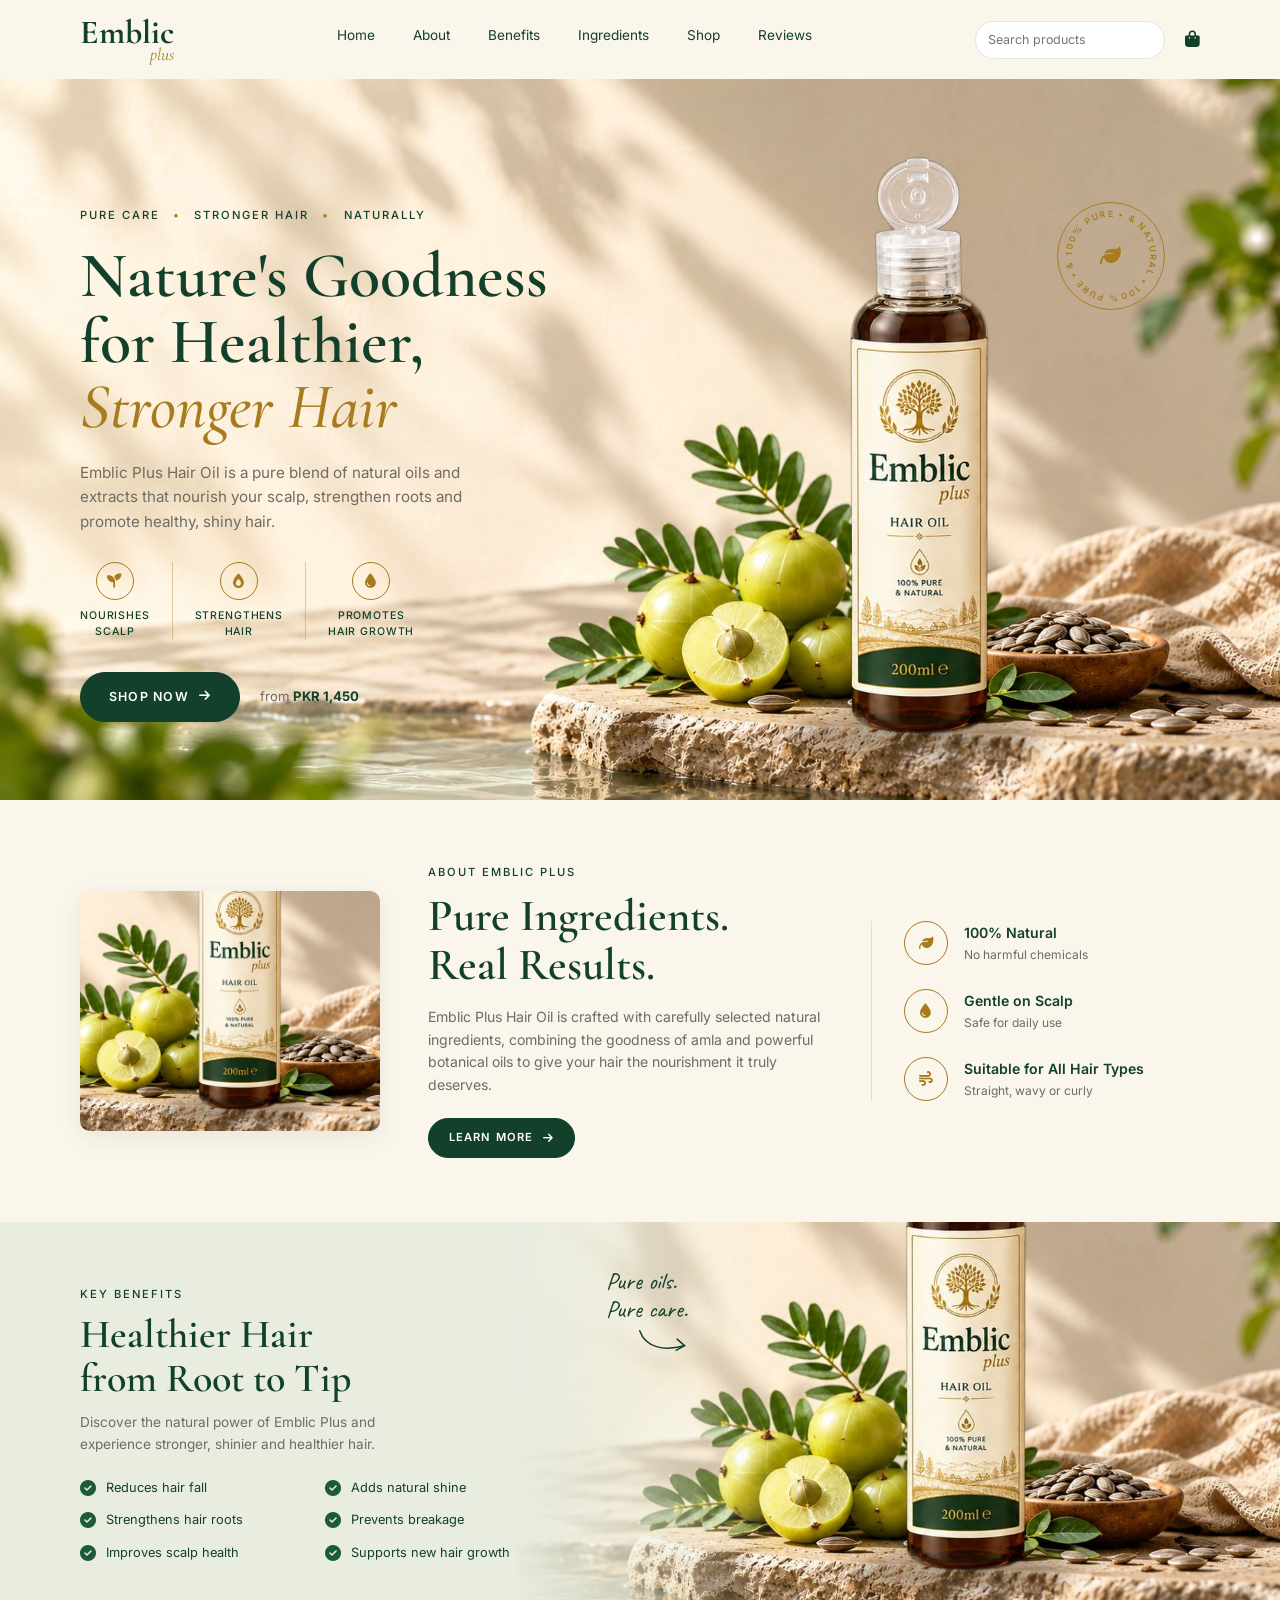
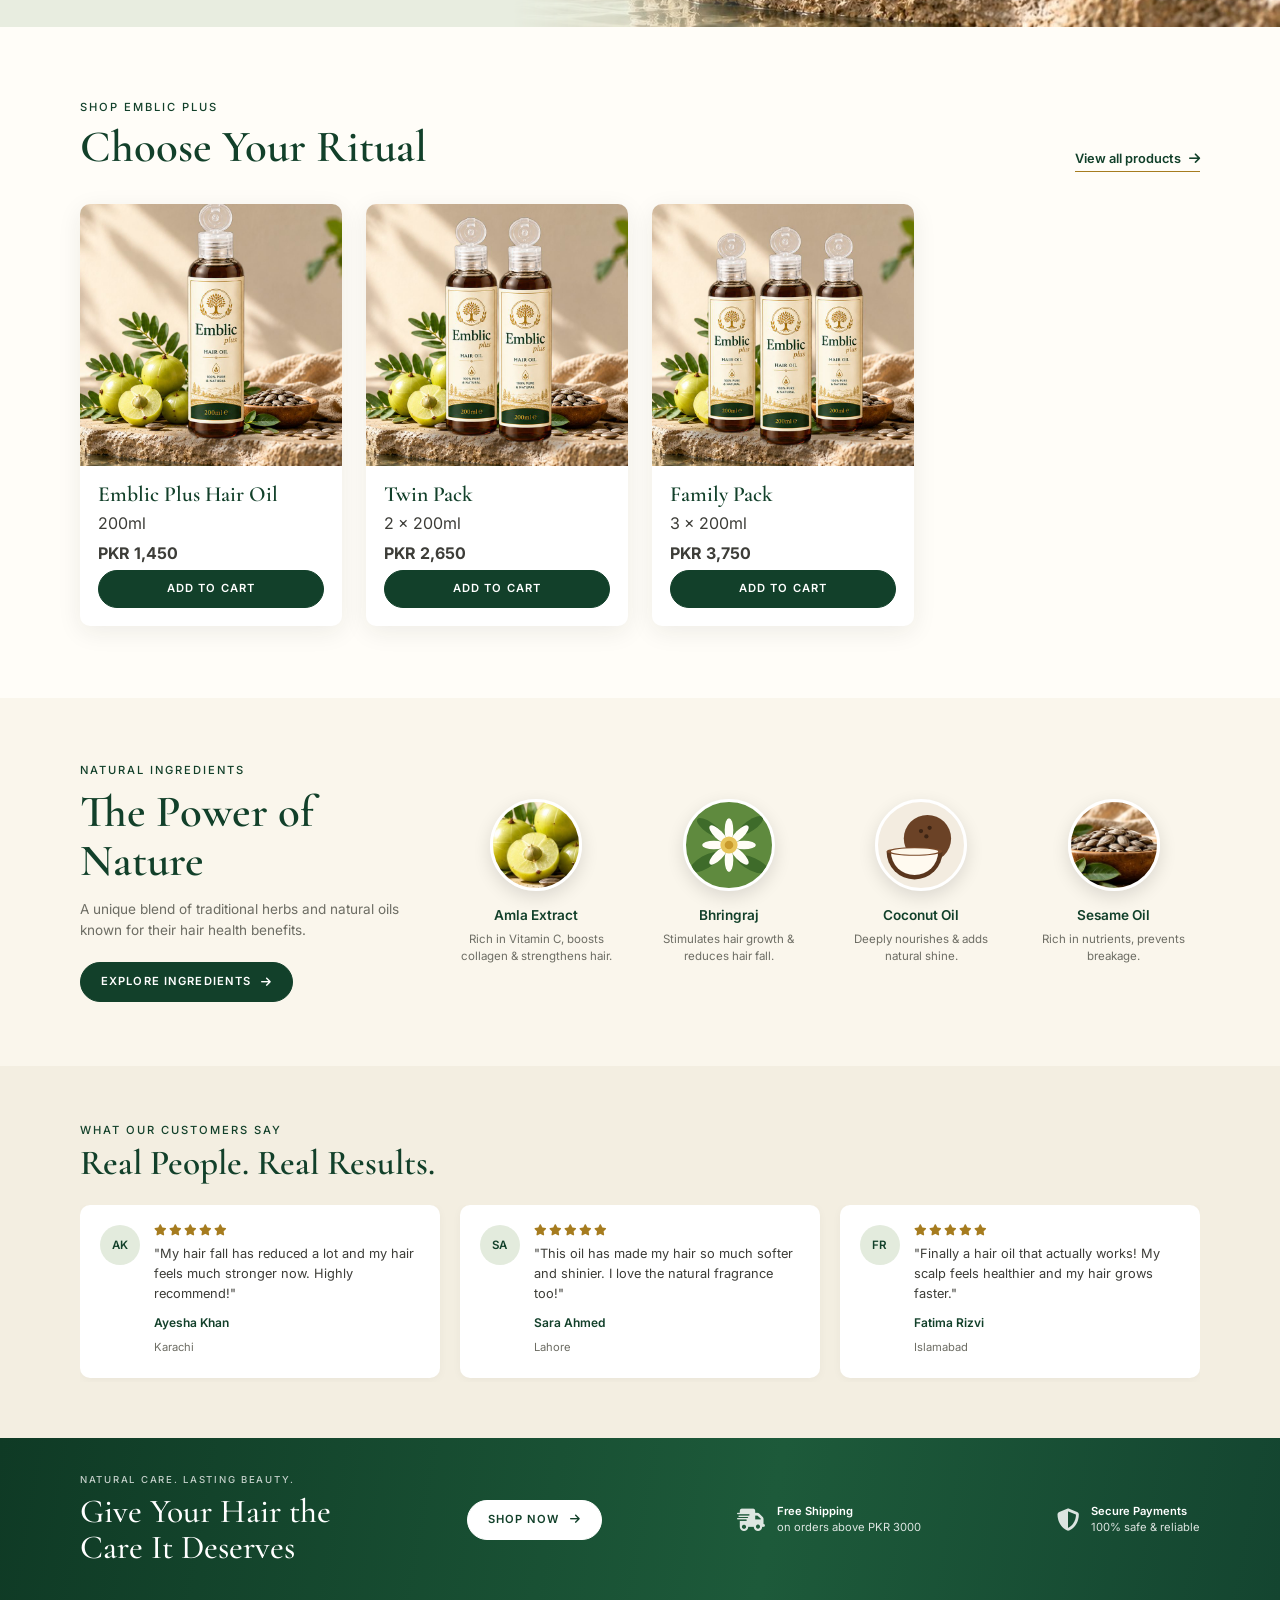
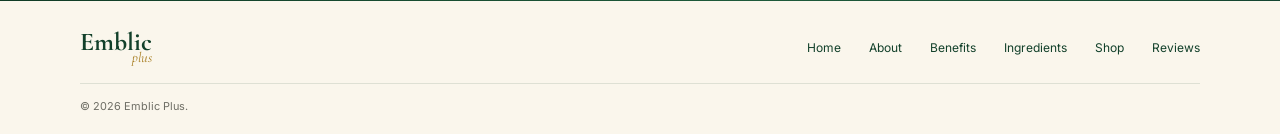
<file: index.html>
<!DOCTYPE html>
<html lang="en">
<head>
  <meta charset="UTF-8" />
  <meta name="viewport" content="width=device-width, initial-scale=1.0" />
  <title>Emblic Plus | Pure Amla Hair Oil</title>
  <meta name="description" content="Emblic Plus Hair Oil — a pure blend of amla, bhringraj, coconut and sesame oils for stronger, healthier hair." />
  <link rel="preconnect" href="https://fonts.googleapis.com" />
  <link rel="preconnect" href="https://fonts.gstatic.com" crossorigin />
  <link href="https://fonts.googleapis.com/css2?family=Caveat:wght@500&family=Cormorant+Garamond:ital,wght@0,500;0,600;0,700;1,500;1,600&family=Inter:wght@400;500;600&display=swap" rel="stylesheet" />
  <link rel="stylesheet" href="https://cdnjs.cloudflare.com/ajax/libs/font-awesome/6.5.2/css/all.min.css" />
  <link rel="stylesheet" href="css/style.css" />
</head>
<body data-page="home">

  <div id="site-header"></div>

  <!-- ========== HERO ========== -->
  <section class="hero" id="home">
    <div class="container hero__inner">
      <div class="hero__content">
        <p class="eyebrow">Pure Care <span>•</span> Stronger Hair <span>•</span> Naturally</p>
        <h1>Nature's Goodness<br />for Healthier,<br /><em>Stronger Hair</em></h1>
        <p class="hero__text">
          Emblic Plus Hair Oil is a pure blend of natural oils and extracts that nourish your scalp,
          strengthen roots and promote healthy, shiny hair.
        </p>
        <div class="hero__features">
          <div class="hero__feature"><span class="icon-circle"><i class="fa-solid fa-seedling"></i></span>Nourishes<br />Scalp</div>
          <div class="hero__feature"><span class="icon-circle"><i class="fa-solid fa-fire-flame-simple"></i></span>Strengthens<br />Hair</div>
          <div class="hero__feature"><span class="icon-circle"><i class="fa-solid fa-droplet"></i></span>Promotes<br />Hair Growth</div>
        </div>
        <div class="hero__ctas">
          <a href="product.html?id=hair-oil-200" class="btn">Shop Now <i class="fa-solid fa-arrow-right"></i></a>
          <span class="hero__price">from <strong>PKR 1,450</strong></span>
        </div>
      </div>
    </div>

    <div class="badge" aria-label="100% pure and natural">
      <svg viewBox="0 0 100 100" class="badge__ring">
        <defs><path id="circ" d="M50,50 m-37,0 a37,37 0 1,1 74,0 a37,37 0 1,1 -74,0" /></defs>
        <text><textPath href="#circ">100% PURE • &amp; NATURAL • 100% PURE • &amp; NATURAL •</textPath></text>
      </svg>
      <i class="fa-solid fa-leaf"></i>
    </div>

    <img src="images/hero.jpg" alt="Emblic Plus Hair Oil bottle with fresh amla and sesame seeds" class="hero__img" />
  </section>

  <!-- ========== ABOUT ========== -->
  <section class="about" id="about">
    <div class="container about__grid">
      <div class="about__img">
        <img src="images/about.jpg" alt="Emblic Plus Hair Oil beside fresh amla fruit" loading="lazy" />
      </div>
      <div class="about__content">
        <p class="eyebrow">About Emblic Plus</p>
        <h2 class="section-title">Pure Ingredients.<br />Real Results.</h2>
        <p>
          Emblic Plus Hair Oil is crafted with carefully selected natural ingredients, combining the
          goodness of amla and powerful botanical oils to give your hair the nourishment it truly deserves.
        </p>
        <a href="#benefits" class="btn btn-sm">Learn More <i class="fa-solid fa-arrow-right"></i></a>
      </div>
      <div class="about__points">
        <div class="point"><span class="icon-circle"><i class="fa-solid fa-leaf"></i></span><div><h4>100% Natural</h4><p>No harmful chemicals</p></div></div>
        <div class="point"><span class="icon-circle"><i class="fa-solid fa-droplet"></i></span><div><h4>Gentle on Scalp</h4><p>Safe for daily use</p></div></div>
        <div class="point"><span class="icon-circle"><i class="fa-solid fa-wind"></i></span><div><h4>Suitable for All Hair Types</h4><p>Straight, wavy or curly</p></div></div>
      </div>
    </div>
  </section>

  <!-- ========== BENEFITS ========== -->
  <section class="benefits" id="benefits">
    <div class="container benefits__inner">
      <div class="benefits__content">
        <p class="eyebrow">Key Benefits</p>
        <h2 class="section-title">Healthier Hair<br />from Root to Tip</h2>
        <p class="benefits__lead">Discover the natural power of Emblic Plus and experience stronger, shinier and healthier hair.</p>
        <div class="checklist">
          <span><i class="fa-solid fa-circle-check"></i>Reduces hair fall</span>
          <span><i class="fa-solid fa-circle-check"></i>Adds natural shine</span>
          <span><i class="fa-solid fa-circle-check"></i>Strengthens hair roots</span>
          <span><i class="fa-solid fa-circle-check"></i>Prevents breakage</span>
          <span><i class="fa-solid fa-circle-check"></i>Improves scalp health</span>
          <span><i class="fa-solid fa-circle-check"></i>Supports new hair growth</span>
        </div>
      </div>
      <p class="benefits__note">Pure oils.<br />Pure care.
        <svg viewBox="0 0 60 30" aria-hidden="true"><path d="M4 4 C 10 22, 30 26, 52 20" /><path d="M44 13 L52 20 L43 25" /></svg>
      </p>
    </div>
  </section>

  <!-- ========== SHOP (featured) ========== -->
  <section class="featured" id="shop">
    <div class="container">
      <div class="section-head">
        <div>
          <p class="eyebrow">Shop Emblic Plus</p>
          <h2 class="section-title">Choose Your Ritual</h2>
        </div>
        <a href="shop.html" class="link-arrow">View all products <i class="fa-solid fa-arrow-right"></i></a>
      </div>
      <div class="grid-products" id="featured"></div>
    </div>
  </section>

  <!-- ========== INGREDIENTS ========== -->
  <section class="ingredients" id="ingredients">
    <div class="container ingredients__grid">
      <div class="ingredients__intro">
        <p class="eyebrow">Natural Ingredients</p>
        <h2 class="section-title">The Power of Nature</h2>
        <p>A unique blend of traditional herbs and natural oils known for their hair health benefits.</p>
        <a href="product.html?id=hair-oil-200" class="btn btn-sm">Explore Ingredients <i class="fa-solid fa-arrow-right"></i></a>
      </div>
      <div class="ingredients__list">
        <article class="ingredient">
          <span class="ingredient__img"><img src="images/ing-amla.jpg" alt="Fresh amla fruit" loading="lazy" /></span>
          <h4>Amla Extract</h4><p>Rich in Vitamin C, boosts collagen &amp; strengthens hair.</p>
        </article>
        <article class="ingredient">
          <span class="ingredient__img ingredient__img--svg" style="background:#5f8a3e">
            <svg viewBox="0 0 80 80" aria-label="Bhringraj flower">
              <g fill="#3e6b2a"><ellipse cx="18" cy="56" rx="16" ry="6" transform="rotate(-30 18 56)"/><ellipse cx="62" cy="58" rx="16" ry="6" transform="rotate(25 62 58)"/><ellipse cx="22" cy="24" rx="14" ry="5" transform="rotate(35 22 24)"/><ellipse cx="60" cy="22" rx="14" ry="5" transform="rotate(-35 60 22)"/></g>
              <g fill="#fffdf6">
                <ellipse cx="40" cy="26" rx="4" ry="11"/><ellipse cx="40" cy="54" rx="4" ry="11"/><ellipse cx="26" cy="40" rx="11" ry="4"/><ellipse cx="54" cy="40" rx="11" ry="4"/>
                <ellipse cx="30" cy="30" rx="4" ry="11" transform="rotate(-45 30 30)"/><ellipse cx="50" cy="50" rx="4" ry="11" transform="rotate(-45 50 50)"/><ellipse cx="50" cy="30" rx="4" ry="11" transform="rotate(45 50 30)"/><ellipse cx="30" cy="50" rx="4" ry="11" transform="rotate(45 30 50)"/>
              </g>
              <circle cx="40" cy="40" r="8" fill="#e7c55a"/><circle cx="40" cy="40" r="4" fill="#c89a2c"/>
            </svg>
          </span>
          <h4>Bhringraj</h4><p>Stimulates hair growth &amp; reduces hair fall.</p>
        </article>
        <article class="ingredient">
          <span class="ingredient__img ingredient__img--svg" style="background:#f3ece0">
            <svg viewBox="0 0 80 80" aria-label="Coconut">
              <circle cx="46" cy="34" r="22" fill="#6b4226"/><circle cx="40" cy="27" r="2" fill="#3d2414"/><circle cx="48" cy="24" r="2" fill="#3d2414"/><circle cx="45" cy="32" r="2" fill="#3d2414"/>
              <path d="M8 46 a26 26 0 0 0 52 0 z" fill="#5a361d"/><path d="M12 46 a22 22 0 0 0 44 0 z" fill="#fffaf0"/><ellipse cx="34" cy="46" rx="26" ry="4" fill="#7a4a29"/><ellipse cx="34" cy="46" rx="22" ry="3" fill="#fdf7ea"/>
            </svg>
          </span>
          <h4>Coconut Oil</h4><p>Deeply nourishes &amp; adds natural shine.</p>
        </article>
        <article class="ingredient">
          <span class="ingredient__img"><img src="images/ing-sesame.jpg" alt="Bowl of seeds" loading="lazy" /></span>
          <h4>Sesame Oil</h4><p>Rich in nutrients, prevents breakage.</p>
        </article>
      </div>
    </div>
  </section>

  <!-- ========== REVIEWS ========== -->
  <section class="reviews" id="reviews">
    <div class="container">
      <div class="reviews__head">
        <div>
          <p class="eyebrow">What Our Customers Say</p>
          <h2 class="section-title">Real People. Real Results.</h2>
        </div>
      </div>
      <div class="reviews__track">
        <article class="review">
          <span class="review__avatar">AK</span>
          <div class="review__body">
            <div class="stars"><i class="fa-solid fa-star"></i><i class="fa-solid fa-star"></i><i class="fa-solid fa-star"></i><i class="fa-solid fa-star"></i><i class="fa-solid fa-star"></i></div>
            <p>"My hair fall has reduced a lot and my hair feels much stronger now. Highly recommend!"</p>
            <h5>Ayesha Khan</h5><span>Karachi</span>
          </div>
        </article>
        <article class="review">
          <span class="review__avatar">SA</span>
          <div class="review__body">
            <div class="stars"><i class="fa-solid fa-star"></i><i class="fa-solid fa-star"></i><i class="fa-solid fa-star"></i><i class="fa-solid fa-star"></i><i class="fa-solid fa-star"></i></div>
            <p>"This oil has made my hair so much softer and shinier. I love the natural fragrance too!"</p>
            <h5>Sara Ahmed</h5><span>Lahore</span>
          </div>
        </article>
        <article class="review">
          <span class="review__avatar">FR</span>
          <div class="review__body">
            <div class="stars"><i class="fa-solid fa-star"></i><i class="fa-solid fa-star"></i><i class="fa-solid fa-star"></i><i class="fa-solid fa-star"></i><i class="fa-solid fa-star"></i></div>
            <p>"Finally a hair oil that actually works! My scalp feels healthier and my hair grows faster."</p>
            <h5>Fatima Rizvi</h5><span>Islamabad</span>
          </div>
        </article>
        <article class="review">
          <span class="review__avatar">HM</span>
          <div class="review__body">
            <div class="stars"><i class="fa-solid fa-star"></i><i class="fa-solid fa-star"></i><i class="fa-solid fa-star"></i><i class="fa-solid fa-star"></i><i class="fa-regular fa-star"></i></div>
            <p>"Bought the family pack for my mother and sisters. Lovely light texture, doesn't feel greasy."</p>
            <h5>Hina Malik</h5><span>Faisalabad</span>
          </div>
        </article>
      </div>
    </div>
  </section>

  <!-- ========== CTA ========== -->
  <section class="cta">
    <div class="container cta__inner">
      <div class="cta__text">
        <p class="eyebrow">Natural Care. Lasting Beauty.</p>
        <h2>Give Your Hair the<br />Care It Deserves</h2>
      </div>
      <a href="shop.html" class="btn btn-light btn-sm">Shop Now <i class="fa-solid fa-arrow-right"></i></a>
      <div class="cta__perk"><i class="fa-solid fa-truck-fast"></i><p><strong>Free Shipping</strong><br />on orders above PKR 3000</p></div>
      <div class="cta__perk"><i class="fa-solid fa-shield-halved"></i><p><strong>Secure Payments</strong><br />100% safe &amp; reliable</p></div>
    </div>
  </section>

  <div id="site-footer"></div>

  <script src="js/data.js"></script>
  <script src="js/main.js"></script>
</body>
</html>
</file>
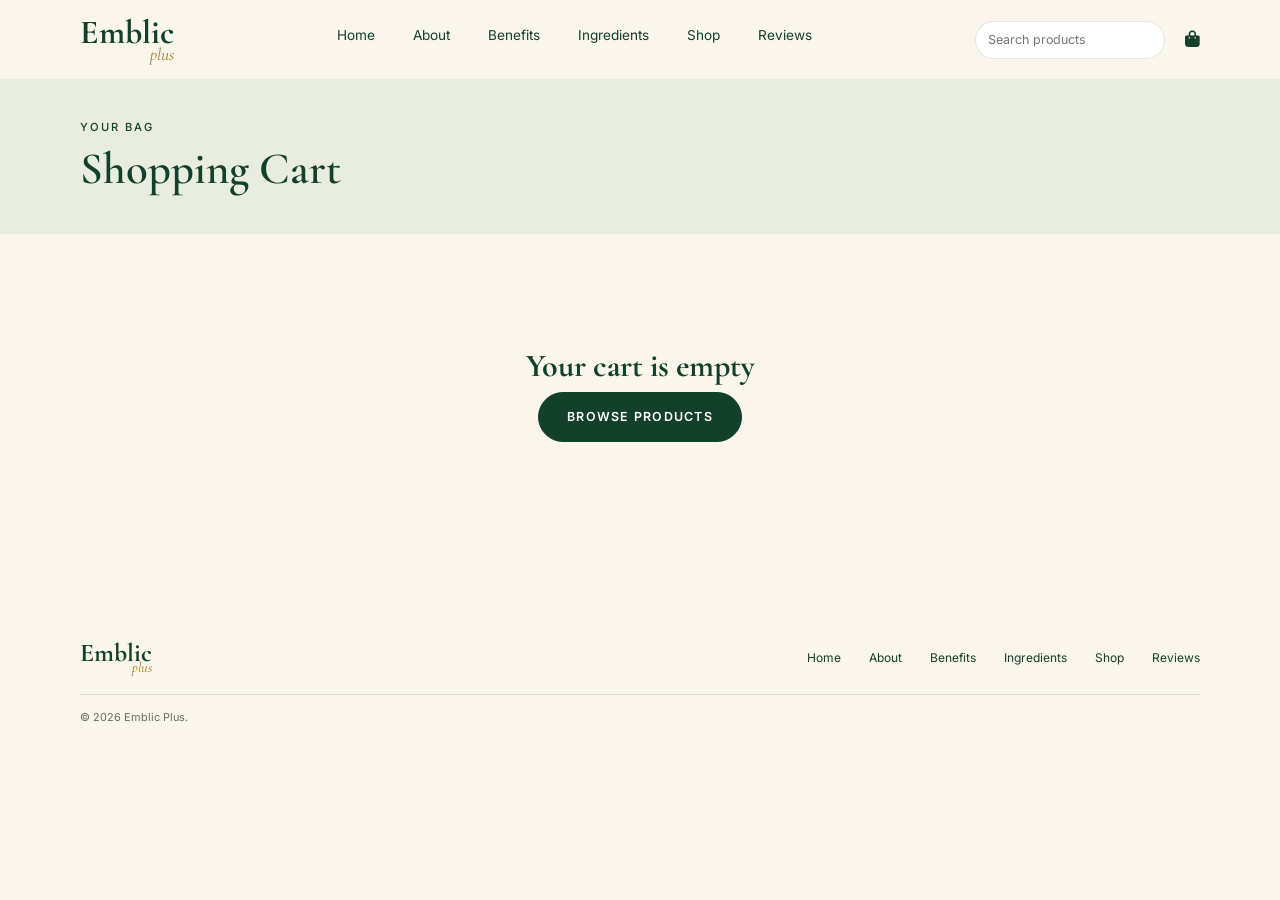
<file: cart.html>
<!DOCTYPE html>
<html lang="en">
<head>
  <meta charset="UTF-8" />
  <meta name="viewport" content="width=device-width, initial-scale=1.0" />
  <title>Cart | Emblic Plus</title>
  <link rel="preconnect" href="https://fonts.googleapis.com" />
  <link rel="preconnect" href="https://fonts.gstatic.com" crossorigin />
  <link href="https://fonts.googleapis.com/css2?family=Caveat:wght@500&family=Cormorant+Garamond:ital,wght@0,500;0,600;0,700;1,500;1,600&family=Inter:wght@400;500;600&display=swap" rel="stylesheet" />
  <link rel="stylesheet" href="https://cdnjs.cloudflare.com/ajax/libs/font-awesome/6.5.2/css/all.min.css" />
  <link rel="stylesheet" href="css/style.css" />
</head>
<body data-page="cart">
  <div id="site-header"></div>

  <section class="page-hero page-hero--sm">
    <div class="container"><p class="eyebrow">Your bag</p><h1 class="section-title">Shopping Cart</h1></div>
  </section>

  <section class="cart-page">
    <div class="container" id="cartPage"></div>
  </section>

  <div id="site-footer"></div>

  <script src="js/data.js"></script>
  <script src="js/main.js"></script>
</body>
</html>
</file>
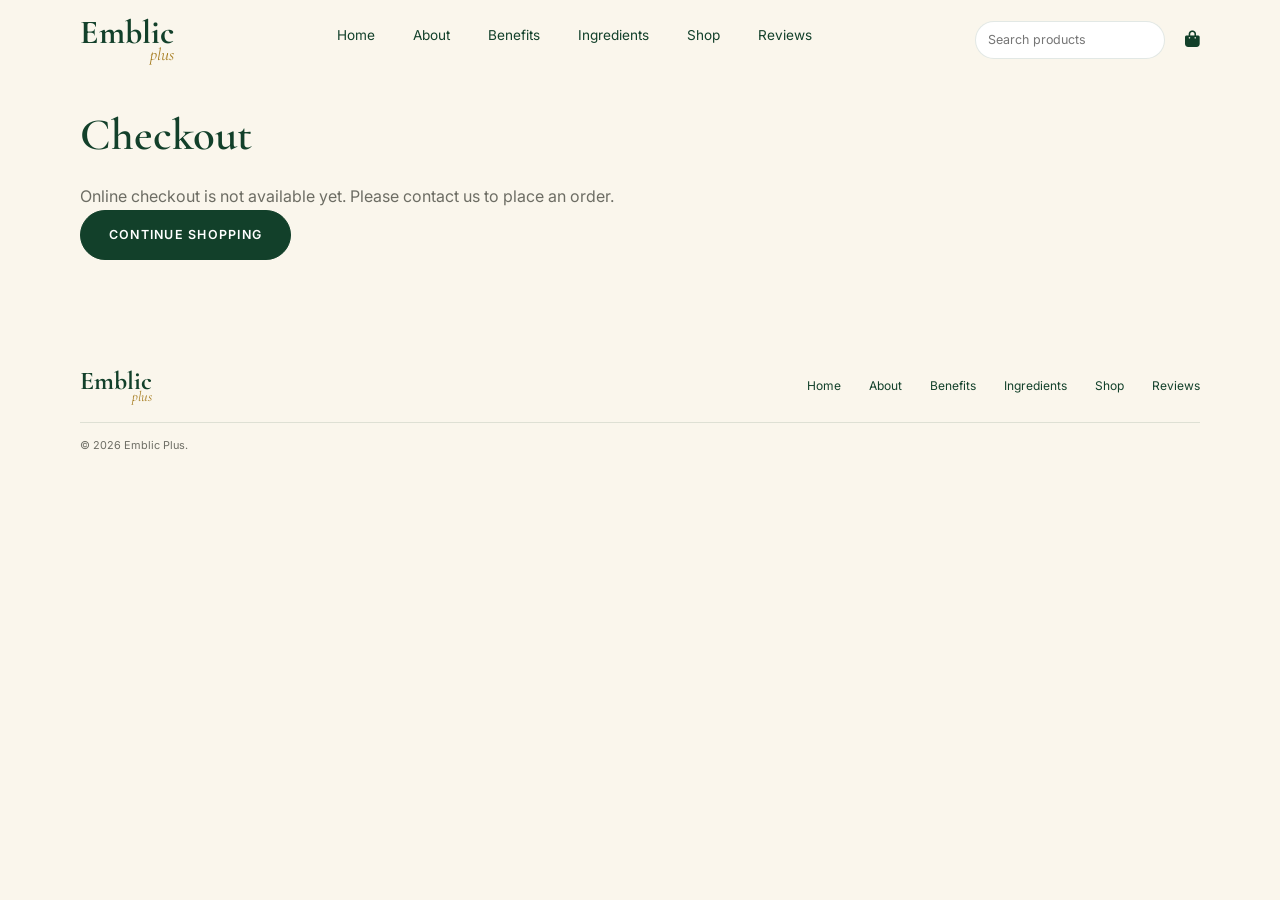
<file: checkout.html>
<!DOCTYPE html>
<html lang="en">
<head>
  <meta charset="UTF-8" />
  <meta name="viewport" content="width=device-width, initial-scale=1.0" />
  <title>Checkout | Emblic Plus</title>
  <link rel="preconnect" href="https://fonts.googleapis.com" />
  <link rel="preconnect" href="https://fonts.gstatic.com" crossorigin />
  <link href="https://fonts.googleapis.com/css2?family=Caveat:wght@500&family=Cormorant+Garamond:ital,wght@0,500;0,600;0,700;1,500;1,600&family=Inter:wght@400;500;600&display=swap" rel="stylesheet" />
  <link rel="stylesheet" href="https://cdnjs.cloudflare.com/ajax/libs/font-awesome/6.5.2/css/all.min.css" />
  <link rel="stylesheet" href="css/style.css" />
</head>
<body data-page="checkout">
  <div id="site-header"></div>

  <section class="checkout">
    <div class="container">
      <h1 class="section-title">Checkout</h1>
      <p class="muted">Online checkout is not available yet. Please contact us to place an order.</p>
      <a class="btn" href="shop.html">Continue shopping</a>
    </div>
  </section>

  <div id="site-footer"></div>

  <script src="js/data.js"></script>
  <script src="js/main.js"></script>
</body>
</html>
</file>
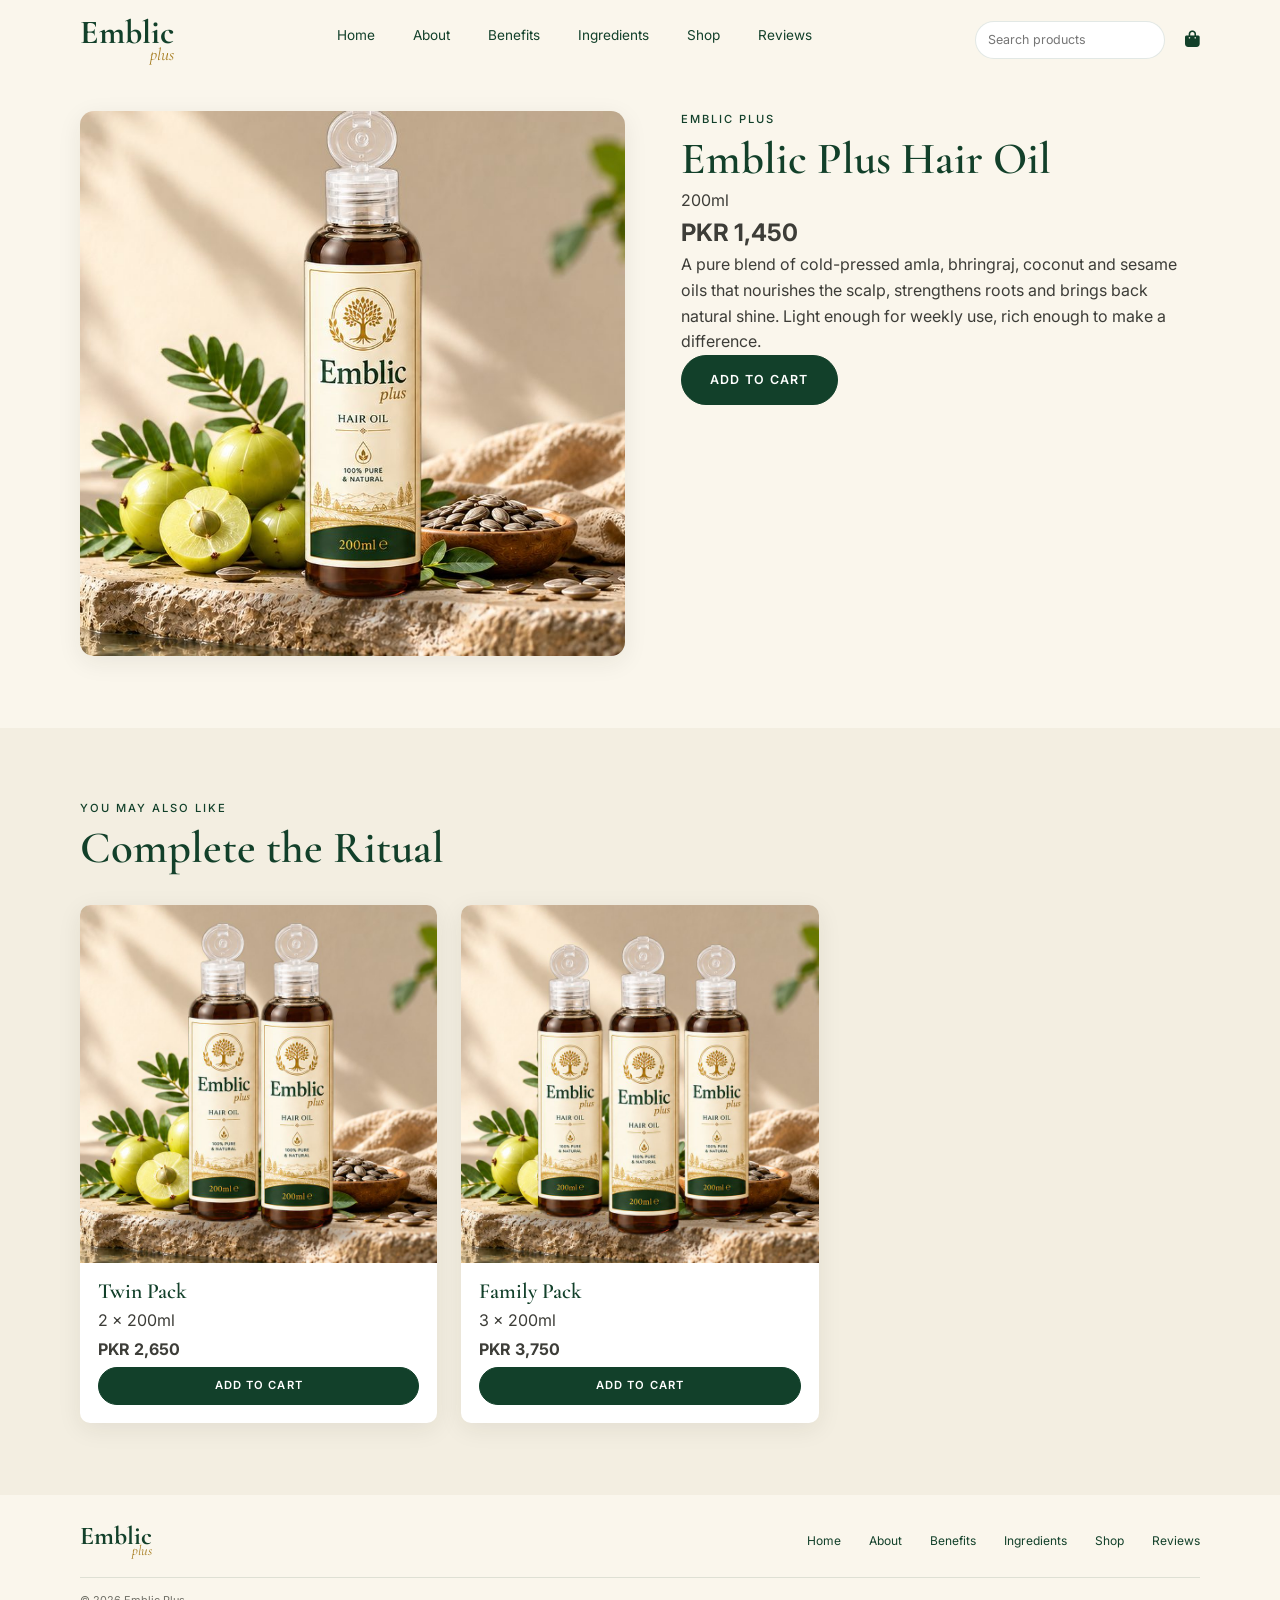
<file: product.html>
<!DOCTYPE html>
<html lang="en">
<head>
  <meta charset="UTF-8" />
  <meta name="viewport" content="width=device-width, initial-scale=1.0" />
  <title>Product | Emblic Plus</title>
  <link rel="preconnect" href="https://fonts.googleapis.com" />
  <link rel="preconnect" href="https://fonts.gstatic.com" crossorigin />
  <link href="https://fonts.googleapis.com/css2?family=Caveat:wght@500&family=Cormorant+Garamond:ital,wght@0,500;0,600;0,700;1,500;1,600&family=Inter:wght@400;500;600&display=swap" rel="stylesheet" />
  <link rel="stylesheet" href="https://cdnjs.cloudflare.com/ajax/libs/font-awesome/6.5.2/css/all.min.css" />
  <link rel="stylesheet" href="css/style.css" />
</head>
<body data-page="product">
  <div id="site-header"></div>

  <section class="product-page">
    <div class="container" id="product"></div>
  </section>

  <section class="featured featured--related">
    <div class="container">
      <div class="section-head"><div><p class="eyebrow">You may also like</p><h2 class="section-title">Complete the Ritual</h2></div></div>
      <div class="grid-products grid-products--3" id="related"></div>
    </div>
  </section>

  <div id="site-footer"></div>

  <script src="js/data.js"></script>
  <script src="js/main.js"></script>
</body>
</html>
</file>
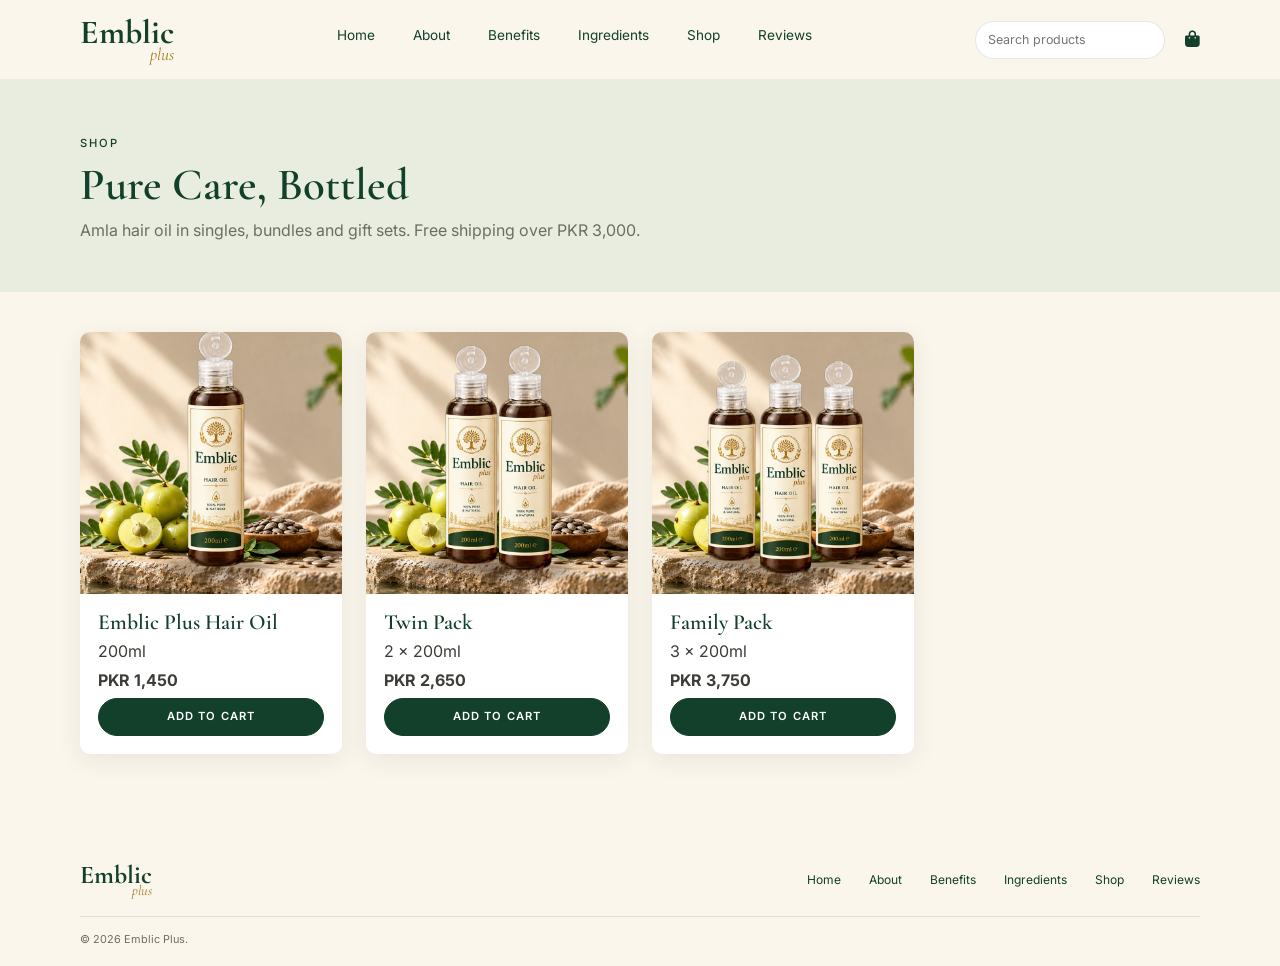
<file: shop.html>
<!DOCTYPE html>
<html lang="en">
<head>
  <meta charset="UTF-8" />
  <meta name="viewport" content="width=device-width, initial-scale=1.0" />
  <title>Shop | Emblic Plus</title>
  <link rel="preconnect" href="https://fonts.googleapis.com" />
  <link rel="preconnect" href="https://fonts.gstatic.com" crossorigin />
  <link href="https://fonts.googleapis.com/css2?family=Caveat:wght@500&family=Cormorant+Garamond:ital,wght@0,500;0,600;0,700;1,500;1,600&family=Inter:wght@400;500;600&display=swap" rel="stylesheet" />
  <link rel="stylesheet" href="https://cdnjs.cloudflare.com/ajax/libs/font-awesome/6.5.2/css/all.min.css" />
  <link rel="stylesheet" href="css/style.css" />
</head>
<body data-page="shop">
  <div id="site-header"></div>

  <section class="page-hero">
    <div class="container">
      <p class="eyebrow">Shop</p>
      <h1 class="section-title">Pure Care, Bottled</h1>
      <p class="muted">Amla hair oil in singles, bundles and gift sets. Free shipping over PKR 3,000.</p>
    </div>
  </section>

  <section class="shop">
    <div class="container">
      <div class="grid-products" id="shopGrid"></div>
    </div>
  </section>

  <div id="site-footer"></div>

  <script src="js/data.js"></script>
  <script src="js/main.js"></script>
</body>
</html>
</file>
<file: css/style.css>
/* ==========================================================
   EMBLIC PLUS — styles
   0 base · 1 header · 2 hero · 3 about · 4 benefits · 5 products
   6 ingredients · 7 reviews · 8 cta/newsletter · 9 footer
   10 drawer/search/toast · 11 shop · 12 product · 13 cart/checkout
   14 responsive
   ========================================================== */

/* ========== 0. BASE ========== */
:root {
  --green-900: #12402a;
  --green-700: #1d5a3a;
  --green-100: #e3ebdd;
  --gold: #a67c1f;
  --gold-soft: rgba(166, 124, 31, 0.35);
  --cream: #faf6ec;
  --cream-2: #f3eee1;
  --sage: #e8ede0;
  --white: #fffdf8;
  --text: #3d3d38;
  --muted: #6d6d64;
  --line: rgba(18, 64, 42, 0.12);
  --danger: #b2452f;
  --radius: 10px;
  --shadow: 0 6px 24px rgba(40, 35, 20, 0.08);
  --font-head: "Cormorant Garamond", Georgia, serif;
  --font-body: "Inter", system-ui, sans-serif;
}

*, *::before, *::after { margin: 0; padding: 0; box-sizing: border-box; }
html { scroll-padding-top: 80px; }
body { font-family: var(--font-body); color: var(--text); background: var(--cream); line-height: 1.6; overflow-x: hidden; }
body.lock { overflow: hidden; }
img { max-width: 100%; display: block; }
a { text-decoration: none; color: inherit; }
button, input, select, textarea { font: inherit; color: inherit; }
button { cursor: pointer; border: none; background: none; }
[hidden] { display: none !important; }

.container { width: min(1120px, 100% - 32px); margin-inline: auto; }
.muted { color: var(--muted); }
.small { font-size: 0.78rem; }
.center { text-align: center; }

.eyebrow {
  font-size: 0.7rem; font-weight: 500; letter-spacing: 0.18em;
  text-transform: uppercase; color: var(--green-900);
}
.section-title {
  font-family: var(--font-head); font-weight: 600;
  font-size: clamp(2rem, 4vw, 2.8rem); line-height: 1.1; color: var(--green-900);
}
.btn {
  display: inline-flex; align-items: center; justify-content: center; gap: 10px;
  padding: 14px 28px; border-radius: 40px; border: 1.5px solid var(--green-900);
  background: var(--green-900); color: #fff;
  font-size: 0.78rem; font-weight: 600; letter-spacing: 0.1em; text-transform: uppercase;
}
.btn-sm { padding: 10px 20px; font-size: 0.7rem; }
.btn-block { width: 100%; }
.btn-light { background: #fff; border-color: #fff; color: var(--green-900); }
.btn-outline { background: transparent; color: var(--green-900); }
.btn.disabled { opacity: 0.4; pointer-events: none; }
.btn:focus-visible, a:focus-visible, button:focus-visible { outline: 2px solid var(--gold); outline-offset: 3px; }

.icon-btn { width: 36px; height: 36px; border-radius: 50%; display: grid; place-items: center; color: var(--green-900); }
.icon-circle {
  width: 38px; height: 38px; margin: 0 auto 8px; border-radius: 50%;
  border: 1.5px solid var(--gold); color: var(--gold);
  display: grid; place-items: center; font-size: 0.9rem;
}
.stars { color: var(--gold); font-size: 0.7rem; display: flex; align-items: center; gap: 2px; }
.stars span { color: var(--muted); margin-left: 6px; font-size: 0.72rem; }
.link-arrow { font-size: 0.8rem; font-weight: 600; color: var(--green-900); display: inline-flex; gap: 8px; align-items: center; border-bottom: 1px solid var(--gold); padding-bottom: 2px; }
.link-muted { font-size: 0.75rem; color: var(--muted); text-decoration: underline; text-underline-offset: 3px; }
.link-center { display: block; text-align: center; font-size: 0.78rem; color: var(--green-900); margin-top: 12px; text-decoration: underline; text-underline-offset: 3px; }

/* ========== 1. HEADER ========== */
.header { position: sticky; top: 0; z-index: 50; padding: 16px 0; background: var(--cream); }
.header__inner { display: flex; align-items: center; justify-content: space-between; gap: 24px; }

.logo { display: inline-flex; flex-direction: column; line-height: 1; }
.logo__name { font-family: var(--font-head); font-size: 2.1rem; font-weight: 700; color: var(--green-900); }
.logo__plus { font-family: var(--font-head); font-style: italic; color: var(--gold); font-size: 1.1rem; align-self: flex-end; margin-top: -4px; }

.nav { display: flex; gap: 38px; }
.nav a { font-size: 0.85rem; color: var(--green-900); padding-bottom: 6px; border-bottom: 2px solid transparent; }
.header__icons { display: flex; align-items: center; gap: 22px; }
.header__actions { display: flex; align-items: center; gap: 20px; }
.site-search { position: relative; }
header.header .header__actions .site-search input { width: 190px; padding: 8px 12px; border: 1px solid var(--line); border-radius: 24px; background: #fff; font-size: 0.78rem; }
.search-results { position: absolute; top: calc(100% + 8px); right: 0; z-index: 60; width: min(300px, 80vw); padding: 6px; background: #fff; border: 1px solid var(--line); border-radius: 8px; box-shadow: var(--shadow); }
.search-results a { display: flex; justify-content: space-between; gap: 12px; padding: 9px 10px; color: var(--green-900); font-size: 0.8rem; }
.search-results p { padding: 9px 10px; font-size: 0.8rem; color: var(--muted); }
.search-results span { color: var(--muted); white-space: nowrap; }
.header__icons button, .header__icons a, .header__actions > a { display: inline-block; font-size: 1.05rem; color: var(--green-900); position: relative; }
.cart-count {
  position: absolute; top: -8px; right: -10px; min-width: 17px; height: 17px; padding: 0 4px;
  background: var(--gold); color: #fff; font-size: 0.6rem; font-weight: 600; border-radius: 10px;
  display: grid; place-items: center;
}
.burger { display: none; }

/* ========== 2. HERO ========== */
.hero {
  position: relative; overflow: hidden; isolation: isolate;
  min-height: clamp(560px, 56.3vw, 860px);
  display: flex; align-items: center; padding: 110px 0 60px;
}
.hero__img { position: absolute; inset: 0; width: 100%; height: 100%; object-fit: cover; object-position: right bottom; z-index: -1; }
.hero__inner { position: relative; }
.hero__content { max-width: 470px; }
.hero__content .eyebrow span { color: var(--gold); margin: 0 8px; }
.hero h1 {
  font-family: var(--font-head); font-weight: 600; color: var(--green-900);
  font-size: clamp(2.6rem, 5vw, 4rem); line-height: 1.02; margin: 18px 0 22px;
}
.hero h1 em { color: var(--gold); font-weight: 500; }
.hero__text { font-size: 0.95rem; color: var(--muted); margin-bottom: 28px; max-width: 400px; }

.hero__features { display: flex; margin-bottom: 32px; }
.hero__feature {
  text-align: center; font-size: 0.66rem; font-weight: 500; letter-spacing: 0.08em;
  text-transform: uppercase; color: var(--green-900); padding: 0 22px; line-height: 1.5;
}
.hero__feature:first-child { padding-left: 0; }
.hero__feature + .hero__feature { border-left: 1px solid var(--gold-soft); }
.hero__ctas { display: flex; align-items: center; gap: 20px; }
.hero__price { font-size: 0.82rem; color: var(--muted); }
.hero__price strong { color: var(--green-900); }

.badge {
  position: absolute; top: 17%; right: 9%; width: 108px; height: 108px; border-radius: 50%;
  border: 1.5px solid var(--gold); color: var(--gold); display: grid; place-items: center;
}
.badge__ring { position: absolute; inset: 0; }
.badge__ring text { font-size: 8.2px; letter-spacing: 1.6px; fill: var(--gold); font-family: var(--font-body); font-weight: 600; }
.badge i { font-size: 1.3rem; }


/* ========== 3. ABOUT ========== */
.about { padding: 64px 0; background: var(--cream); }
.about__grid { display: grid; grid-template-columns: 300px 1.2fr 1fr; gap: 48px; align-items: center; }
.about__img img { width: 100%; aspect-ratio: 5 / 4; object-fit: cover; border-radius: var(--radius); box-shadow: var(--shadow); }
.about__content .section-title { margin: 10px 0 16px; }
.about__content p:not(.eyebrow) { font-size: 0.88rem; color: var(--muted); margin-bottom: 22px; max-width: 400px; }
.about__points { border-left: 1px solid var(--line); padding-left: 32px; display: grid; gap: 24px; }
.point { display: flex; align-items: center; gap: 16px; }
.point .icon-circle { margin: 0; flex-shrink: 0; width: 44px; height: 44px; }
.point h4 { font-size: 0.88rem; font-weight: 600; color: var(--green-900); }
.point p { font-size: 0.75rem; color: var(--muted); }

/* ========== 4. BENEFITS ========== */
.benefits { position: relative; background: var(--sage); padding: 64px 0; overflow: hidden; }
.benefits::after {
  content: ""; position: absolute; inset: 0 0 0 40%;
  background: url("../images/benefits.jpg") right center / cover no-repeat;
  -webkit-mask-image: linear-gradient(90deg, transparent, #000 35%);
          mask-image: linear-gradient(90deg, transparent, #000 35%);
}
.benefits__inner { position: relative; z-index: 1; }
.benefits__content { max-width: 460px; }
.benefits .section-title { font-size: clamp(1.9rem, 3.4vw, 2.5rem); margin: 8px 0 12px; }
.benefits__lead { font-size: 0.85rem; color: var(--muted); margin-bottom: 22px; max-width: 340px; }
.checklist { display: grid; grid-template-columns: 1fr 1fr; gap: 12px 30px; }
.checklist span { display: flex; align-items: center; gap: 10px; font-size: 0.8rem; color: var(--green-900); }
.checklist i { color: var(--green-700); font-size: 1rem; }
.benefits__note {
  position: absolute; top: -18px; left: 47%;
  font-family: "Caveat", cursive; font-size: 1.5rem; line-height: 1.15;
  color: var(--green-900);
}
.benefits__note svg { display: block; width: 56px; margin: 4px 0 0 30px; fill: none; stroke: var(--green-900); stroke-width: 1.6; stroke-linecap: round; }

/* ========== 5. PRODUCTS ========== */
.featured { padding: 72px 0; background: var(--white); }
.featured--related { background: var(--cream-2); }
.section-head { display: flex; justify-content: space-between; align-items: flex-end; gap: 20px; margin-bottom: 32px; }
.section-head .section-title { margin-top: 6px; }

.grid-products { display: grid; grid-template-columns: repeat(4, 1fr); gap: 24px; }
.grid-products--3 { grid-template-columns: repeat(3, 1fr); }
.card { background: #fff; border-radius: var(--radius); overflow: hidden; box-shadow: var(--shadow); display: flex; flex-direction: column; }
.card__img { position: relative; display: block; aspect-ratio: 1; overflow: hidden; background: var(--cream-2); }
.card__img img { width: 100%; height: 100%; object-fit: cover; }
.tag {
  position: absolute; top: 12px; left: 12px; background: var(--green-900); color: #fff;
  font-size: 0.62rem; font-weight: 600; letter-spacing: 0.1em; text-transform: uppercase;
  padding: 5px 10px; border-radius: 20px;
}
.card__body { padding: 16px 18px 18px; display: flex; flex-direction: column; gap: 4px; flex: 1; }
.card h3 { font-family: var(--font-head); font-size: 1.35rem; font-weight: 600; color: var(--green-900); line-height: 1.15; }
.card__foot { margin-top: auto; padding-top: 12px; display: flex; align-items: center; justify-content: space-between; gap: 8px; }
.price { font-weight: 600; color: var(--green-900); font-size: 0.92rem; }
.price s { color: var(--muted); font-weight: 400; font-size: 0.75rem; margin-left: 4px; }
.card .price s { display: block; margin: 0; }
.card .btn-sm { padding: 9px 14px; }

/* ========== 6. INGREDIENTS ========== */
.ingredients { padding: 64px 0; background: var(--cream); }
.ingredients__grid { display: grid; grid-template-columns: 320px 1fr; gap: 50px; align-items: center; }
.ingredients__intro .section-title { margin: 8px 0 12px; }
.ingredients__intro p:not(.eyebrow) { font-size: 0.85rem; color: var(--muted); margin-bottom: 20px; }
.ingredients__list { display: grid; grid-template-columns: repeat(4, 1fr); gap: 20px; }
.ingredient { text-align: center; }
.ingredient__img {
  display: block; width: 92px; height: 92px; border-radius: 50%; overflow: hidden;
  margin: 0 auto 14px; border: 3px solid #fff; box-shadow: 0 6px 18px rgba(0, 0, 0, 0.12);
}
.ingredient__img img, .ingredient__img svg { width: 100%; height: 100%; object-fit: cover; }
.ingredient h4 { font-size: 0.85rem; font-weight: 600; color: var(--green-900); margin-bottom: 4px; }
.ingredient p { font-size: 0.72rem; color: var(--muted); line-height: 1.5; }

/* ========== 7. REVIEWS ========== */
.reviews { background: var(--cream-2); padding: 56px 0; }
.reviews__head { display: flex; justify-content: space-between; align-items: flex-end; margin-bottom: 22px; }
.reviews .section-title { font-size: clamp(1.7rem, 3vw, 2.2rem); margin-top: 4px; }
.reviews__arrows { display: flex; gap: 10px; }
.reviews__arrows button {
  width: 34px; height: 34px; border-radius: 50%; border: 1px solid var(--green-900);
  color: var(--green-900); font-size: 0.7rem;
}
.reviews__track {
  display: grid; grid-auto-flow: column; grid-auto-columns: calc((100% - 40px) / 3); gap: 20px;
  overflow-x: auto;  scrollbar-width: none; padding-bottom: 4px;
}
.reviews__track::-webkit-scrollbar { display: none; }
.review { display: flex; gap: 14px; background: #fff; padding: 20px; border-radius: var(--radius); box-shadow: 0 2px 10px rgba(0, 0, 0, 0.04); }
.review__avatar {
  width: 40px; height: 40px; border-radius: 50%; flex-shrink: 0; display: grid; place-items: center;
  background: var(--green-100); color: var(--green-900); font-size: 0.72rem; font-weight: 600;
}
.review .stars { margin-bottom: 8px; }
.review p { font-size: 0.8rem; line-height: 1.55; margin-bottom: 10px; }
.review h5 { font-size: 0.75rem; font-weight: 600; color: var(--green-900); }
.review span:not(.review__avatar) { font-size: 0.7rem; color: var(--muted); }

/* ========== 8. CTA + NEWSLETTER ========== */
.cta { background: linear-gradient(100deg, #0f3a25, #1d5a3a 60%, #144530); color: #fff; padding: 34px 0; }
.cta__inner { display: flex; align-items: center; justify-content: space-between; gap: 24px; flex-wrap: wrap; }
.cta .eyebrow { color: rgba(255, 255, 255, 0.75); font-size: 0.6rem; }
.cta h2 { font-family: var(--font-head); font-weight: 500; font-size: clamp(1.6rem, 3vw, 2.1rem); line-height: 1.1; margin-top: 6px; }
.cta__perk { display: flex; align-items: center; gap: 12px; font-size: 0.7rem; line-height: 1.4; color: rgba(255, 255, 255, 0.85); }
.cta__perk strong { color: #fff; font-weight: 600; }
.cta__perk i { font-size: 1.4rem; }

.newsletter { padding: 40px 0; background: var(--cream); border-bottom: 1px solid var(--line); }
.newsletter__inner { display: flex; align-items: center; justify-content: space-between; gap: 24px; flex-wrap: wrap; }
.newsletter h3 { font-family: var(--font-head); font-size: 1.6rem; color: var(--green-900); font-weight: 600; }
.newsletter__form { display: flex; gap: 10px; flex: 1; max-width: 440px; }
.newsletter__form input { flex: 1; min-width: 0; }
.nl-done { color: var(--green-900); font-size: 0.85rem; }
.nl-done i { color: var(--gold); margin-right: 6px; }

/* shared input look */
input:not([type="radio"]), select, textarea {
  width: 100%; padding: 12px 16px; border: 1px solid var(--line); border-radius: 8px; background: #fff;
  font-size: 0.85rem;
}
.newsletter input, .coupon input { border-radius: 40px; }
input:focus, select:focus, textarea:focus { outline: none; border-color: var(--green-700); box-shadow: 0 0 0 3px rgba(29, 90, 58, 0.12); }

/* ========== 9. FOOTER ========== */
.footer { background: var(--cream); padding: 28px 0 18px; }
.footer .logo__name { font-size: 1.6rem; }
.footer .logo__plus { font-size: 0.9rem; }
.footer__top { display: flex; align-items: center; justify-content: space-between; gap: 20px; padding-bottom: 18px; border-bottom: 1px solid var(--line); }
.footer__links { display: flex; gap: 28px; flex-wrap: wrap; }
.footer__links a { font-size: 0.75rem; color: var(--green-900); }
.footer__social { display: flex; gap: 18px; font-size: 0.9rem; color: var(--green-900); }
.footer__bottom { display: flex; justify-content: space-between; gap: 12px; padding-top: 14px; font-size: 0.68rem; color: var(--muted); }
/* ========== 10. CART ========== */
.line { display: grid; grid-template-columns: 72px 1fr auto; gap: 14px; padding: 16px 0; border-bottom: 1px solid var(--line); align-items: center; }
.line:last-of-type { border-bottom: none; }
.line img { width: 72px; height: 72px; object-fit: cover; border-radius: 8px; }
.line__info { display: flex; flex-direction: column; gap: 2px; }
.line__name { font-family: var(--font-head); font-size: 1.15rem; font-weight: 600; color: var(--green-900); line-height: 1.1; }
.line__end { display: flex; flex-direction: column; align-items: flex-end; gap: 6px; font-size: 0.85rem; color: var(--green-900); }

.qty { display: inline-flex; align-items: center; border: 1px solid var(--line); border-radius: 40px; background: #fff; }
.qty button { width: 40px; height: 44px; font-size: 1.1rem; color: var(--green-900); }
.qty span { min-width: 28px; text-align: center; font-weight: 600; font-size: 0.9rem; }
.qty--sm { margin-top: 6px; align-self: flex-start; }
.qty--sm button { width: 28px; height: 28px; font-size: 0.95rem; }
.qty--sm span { min-width: 20px; font-size: 0.78rem; }

.empty { text-align: center; padding: 50px 0; color: var(--muted); }
.empty i { font-size: 2rem; color: var(--gold); margin-bottom: 12px; }
.empty p { margin-bottom: 18px; }
.empty--page { padding: 70px 0 90px; }
.empty--page h3 { font-family: var(--font-head); font-size: 2rem; color: var(--green-900); }

.search { position: fixed; inset: 0; z-index: 110; background: rgba(18, 30, 22, 0.45); display: flex; justify-content: center; padding: 90px 16px; }
.search__box { width: min(560px, 100%); background: var(--cream); border-radius: 14px; box-shadow: var(--shadow); align-self: flex-start; overflow: hidden; }
.search__field { display: flex; align-items: center; gap: 10px; padding: 10px 14px 10px 20px; border-bottom: 1px solid var(--line); color: var(--green-900); }
.search__field input { border: none; background: transparent; box-shadow: none !important; padding: 10px 0; font-size: 1rem; }
.search__results { padding: 8px; max-height: 60vh; overflow-y: auto; }
.search__results > p { padding: 16px; }
.search__hit { display: flex; align-items: center; gap: 14px; padding: 10px 12px; border-radius: 8px; }
.search__hit img { width: 48px; height: 48px; border-radius: 6px; object-fit: cover; }
.search__hit span { flex: 1; display: flex; flex-direction: column; font-size: 0.85rem; color: var(--green-900); }
.search__hit small { color: var(--muted); }
.search__hit em { font-style: normal; font-size: 0.8rem; font-weight: 600; color: var(--green-900); }

.toast {
  position: fixed; bottom: 24px; left: 16px; right: 16px; margin-inline: auto; width: fit-content; z-index: 120;
  background: var(--green-900); color: #fff; padding: 12px 14px 12px 18px; border-radius: 40px;
  font-size: 0.8rem; display: flex; align-items: center; gap: 10px; box-shadow: 0 10px 30px rgba(0, 0, 0, 0.2); white-space: nowrap; max-width: calc(100% - 32px); display: none;
}
.toast.show { display: flex; }
.toast i { color: #d7b866; }
.toast button { color: var(--green-900); background: #fff; border-radius: 20px; padding: 5px 12px; font-size: 0.72rem; font-weight: 600; }

/* ========== 11. SHOP ========== */
.page-hero { background: var(--sage); padding: 56px 0 48px; }
.page-hero .section-title { margin: 8px 0 8px; }
.page-hero--sm { padding: 40px 0 32px; }
.shop { padding: 40px 0 80px; }
.toolbar { display: flex; justify-content: space-between; align-items: center; gap: 16px; flex-wrap: wrap; margin-bottom: 28px; }
.chips { display: flex; gap: 8px; flex-wrap: wrap; }
.chip { padding: 8px 18px; border-radius: 40px; border: 1px solid var(--line); font-size: 0.78rem; color: var(--green-900); background: #fff; }
.chip.active { background: var(--green-900); border-color: var(--green-900); color: #fff; }
.toolbar__right { display: flex; align-items: center; gap: 14px; }
.toolbar select { width: auto; border-radius: 40px; padding: 9px 16px; }

/* ========== 12. PRODUCT ========== */
.product-page { padding: 32px 0 72px; }
.crumbs { font-size: 0.75rem; color: var(--muted); margin-bottom: 22px; }
.pd { display: grid; grid-template-columns: 1.05fr 1fr; gap: 56px; align-items: start; }
.pd__media { position: relative; border-radius: 14px; overflow: hidden; box-shadow: var(--shadow); position: sticky; top: 96px; }
.pd__media img { width: 100%; aspect-ratio: 1; object-fit: cover; }
.pd__info .section-title { margin: 6px 0 4px; }
.pd__size { color: var(--gold); font-family: var(--font-head); font-style: italic; font-size: 1.3rem; margin-bottom: 10px; }
.price--lg { font-size: 1.5rem; margin: 16px 0 18px; display: flex; align-items: baseline; gap: 10px; flex-wrap: wrap; }
.price--lg s { font-size: 1rem; margin: 0; }
.price--lg em { font-style: normal; font-size: 0.7rem; background: var(--green-100); color: var(--green-900); padding: 4px 10px; border-radius: 20px; letter-spacing: 0.04em; }
.pd__desc { font-size: 0.9rem; color: var(--muted); margin-bottom: 16px; }
.pd__details { list-style: none; display: grid; grid-template-columns: 1fr 1fr; gap: 8px 16px; margin-bottom: 26px; }
.pd__details li { font-size: 0.8rem; color: var(--green-900); display: flex; gap: 8px; align-items: center; }
.pd__details i { color: var(--green-700); }
.pd__buy { display: flex; gap: 12px; margin-bottom: 12px; }
.pd__buy .btn { flex: 1; }
.pd__perks { display: flex; flex-wrap: wrap; gap: 10px 22px; margin: 22px 0; padding: 16px 0; border-block: 1px solid var(--line); }
.pd__perks span { font-size: 0.75rem; color: var(--green-900); display: flex; gap: 8px; align-items: center; }
.pd__perks i { color: var(--gold); }
.acc { border-bottom: 1px solid var(--line); padding: 14px 0; }
.acc summary { cursor: pointer; font-weight: 600; font-size: 0.85rem; color: var(--green-900); list-style: none; display: flex; justify-content: space-between; }
.acc summary::-webkit-details-marker { display: none; }
.acc summary::after { content: "+"; font-size: 1.1rem; color: var(--gold); }
.acc[open] summary::after { content: "−"; }
.acc p { font-size: 0.82rem; color: var(--muted); margin-top: 10px; }

/* ========== 13. CART / CHECKOUT ========== */
.cart-page { padding: 36px 0 80px; }
.checkout { padding: 32px 0 80px; }
.checkout .section-title { margin-bottom: 24px; }
.cart-grid { display: grid; grid-template-columns: 1.6fr 1fr; gap: 28px; align-items: start; }
.panel { background: #fff; border-radius: 14px; padding: 24px 28px; box-shadow: var(--shadow); }
.panel h3 { font-family: var(--font-head); font-size: 1.5rem; color: var(--green-900); font-weight: 600; margin-bottom: 14px; }
.panel h3:not(:first-child) { margin-top: 26px; }
.cart-page .panel > .link-muted { display: inline-block; margin-top: 16px; text-decoration: none; }
.summary { position: sticky; top: 96px; }
.summary .ship-bar { padding: 0 0 16px; }
.row { display: flex; justify-content: space-between; font-size: 0.85rem; padding: 6px 0; }
.row.discount { color: var(--green-700); }
.row.total { border-top: 1px solid var(--line); margin-top: 8px; padding-top: 14px; font-size: 1rem; color: var(--green-900); }
.summary .btn { margin: 18px 0 12px; }

.coupon { display: flex; flex-wrap: wrap; gap: 8px; margin: 6px 0 14px; }
.coupon input { flex: 1; min-width: 0; padding: 10px 16px; }
.coupon__msg { flex-basis: 100%; font-size: 0.72rem; }
.coupon__msg:empty { display: none; }
.coupon__msg.ok { color: var(--green-700); }
.coupon__msg.err { color: var(--danger); }

.mini { display: grid; grid-template-columns: 56px 1fr auto; gap: 12px; align-items: center; padding: 8px 0; font-size: 0.82rem; color: var(--green-900); }
.mini__img { position: relative; }
.mini__img img { width: 56px; height: 56px; border-radius: 8px; object-fit: cover; }
.mini__img b { position: absolute; top: -6px; right: -6px; background: var(--gold); color: #fff; font-size: 0.62rem; width: 20px; height: 20px; border-radius: 50%; display: grid; place-items: center; }
.mini__name { display: flex; flex-direction: column; line-height: 1.3; }
.mini__name small { color: var(--muted); }

.fields { display: grid; grid-template-columns: 1fr 1fr; gap: 14px 16px; }
.field { display: flex; flex-direction: column; gap: 6px; font-size: 0.75rem; font-weight: 500; color: var(--green-900); }
.field small { color: var(--muted); font-weight: 400; }
.field--full { grid-column: 1 / -1; }
.field em { display: none; font-style: normal; color: var(--danger); font-weight: 400; font-size: 0.7rem; }
.field.invalid input, .field.invalid select { border-color: var(--danger); }
.field.invalid em { display: block; }
textarea { resize: vertical; }

.pay { display: grid; gap: 10px; }
.pay__opt { display: flex; gap: 12px; align-items: flex-start; padding: 14px 16px; border: 1px solid var(--line); border-radius: 10px; cursor: pointer; }
.pay__opt:has(input:checked) { border-color: var(--green-700); background: #f6faf3; }
.pay__opt input { margin-top: 4px; accent-color: var(--green-900); }
.pay__opt span { display: flex; flex-direction: column; font-size: 0.85rem; color: var(--green-900); font-weight: 500; }
.pay__opt span i { color: var(--gold); margin-right: 6px; }
.pay__opt small { color: var(--muted); font-weight: 400; font-size: 0.72rem; }
.note { margin-top: 12px; font-size: 0.75rem; color: var(--green-900); background: var(--sage); padding: 10px 14px; border-radius: 8px; }
#checkoutForm > .btn { margin: 26px 0 10px; }

.done { max-width: 560px; margin: 40px auto; text-align: center; background: #fff; border-radius: 16px; padding: 44px 32px; box-shadow: var(--shadow); }
.done__icon { width: 64px; height: 64px; border-radius: 50%; background: var(--green-900); color: #fff; display: grid; place-items: center; font-size: 1.5rem; margin: 0 auto 18px; }
.done .section-title { margin: 8px 0 14px; }
.done p { font-size: 0.88rem; margin-bottom: 12px; }
.done .btn { margin-top: 14px; }

/* ========== 14. RESPONSIVE ========== */
@media (max-width: 1000px) {
  .grid-products { grid-template-columns: repeat(2, 1fr); }
  .about__grid { grid-template-columns: 260px 1fr; }
  .about__points { grid-column: 1 / -1; border-left: none; padding-left: 0; grid-template-columns: repeat(3, 1fr); }
}

@media (max-width: 900px) {
  .header__inner { flex-wrap: wrap; }
  .nav { order: 3; width: 100%; justify-content: center; flex-wrap: wrap; gap: 12px 20px; }
  header.header .header__actions .site-search input { width: min(34vw, 190px); }
  .nav a { padding: 4px 0; }

  /* hero: text first, product photo underneath */
  .hero { flex-direction: column; align-items: stretch; min-height: 0; padding: 100px 0 0; background: var(--cream); }
  .hero__img { position: static; z-index: auto; height: 340px; object-position: 72% 80%; margin-top: 32px; }
  .badge { top: auto; bottom: 236px; right: auto; left: 16px; width: 82px; height: 82px; }
  .badge__ring text { font-size: 8.6px; }

  .ingredients__grid, .pd, .cart-grid { grid-template-columns: 1fr; }
  .pd { gap: 28px; }
  .pd__media, .summary { position: static; }
  .benefits::after { inset: auto 0 0 0; height: 220px; -webkit-mask-image: linear-gradient(180deg, transparent, #000 40%); mask-image: linear-gradient(180deg, transparent, #000 40%); }
  .benefits { padding-bottom: 240px; }
  .benefits__note { display: none; }
  .reviews__track { grid-auto-columns: calc((100% - 20px) / 2); }
  .grid-products--3 { grid-template-columns: repeat(2, 1fr); }
  .footer__top, .footer__bottom { flex-direction: column; text-align: center; gap: 14px; }
  .footer__links { justify-content: center; gap: 18px; }
}

@media (max-width: 600px) {
  .about { padding: 48px 0; }
  .about__grid { grid-template-columns: 1fr; gap: 28px; }
  .about__points { grid-template-columns: 1fr; }
  .grid-products, .grid-products--3 { gap: 14px; }
  .card__body { padding: 12px; }
  .card h3 { font-size: 1.1rem; }
  .card__foot { flex-direction: column; align-items: stretch; }
  .ingredients__list { grid-template-columns: repeat(2, 1fr); row-gap: 28px; }
  .reviews__track { grid-auto-columns: 88%; }
  .checklist, .fields, .pd__details { grid-template-columns: 1fr; }
  .hero__feature { padding: 0 12px; }
  .hero__ctas { flex-wrap: wrap; }
  .section-head { flex-direction: column; align-items: flex-start; }
  .reviews__head { flex-wrap: wrap; gap: 14px; }
  .cta__inner { flex-direction: column; align-items: flex-start; }
  .panel { padding: 20px 18px; }
  .newsletter__form { max-width: none; flex-basis: 100%; }
  .toast { white-space: normal; }
}
</file>
